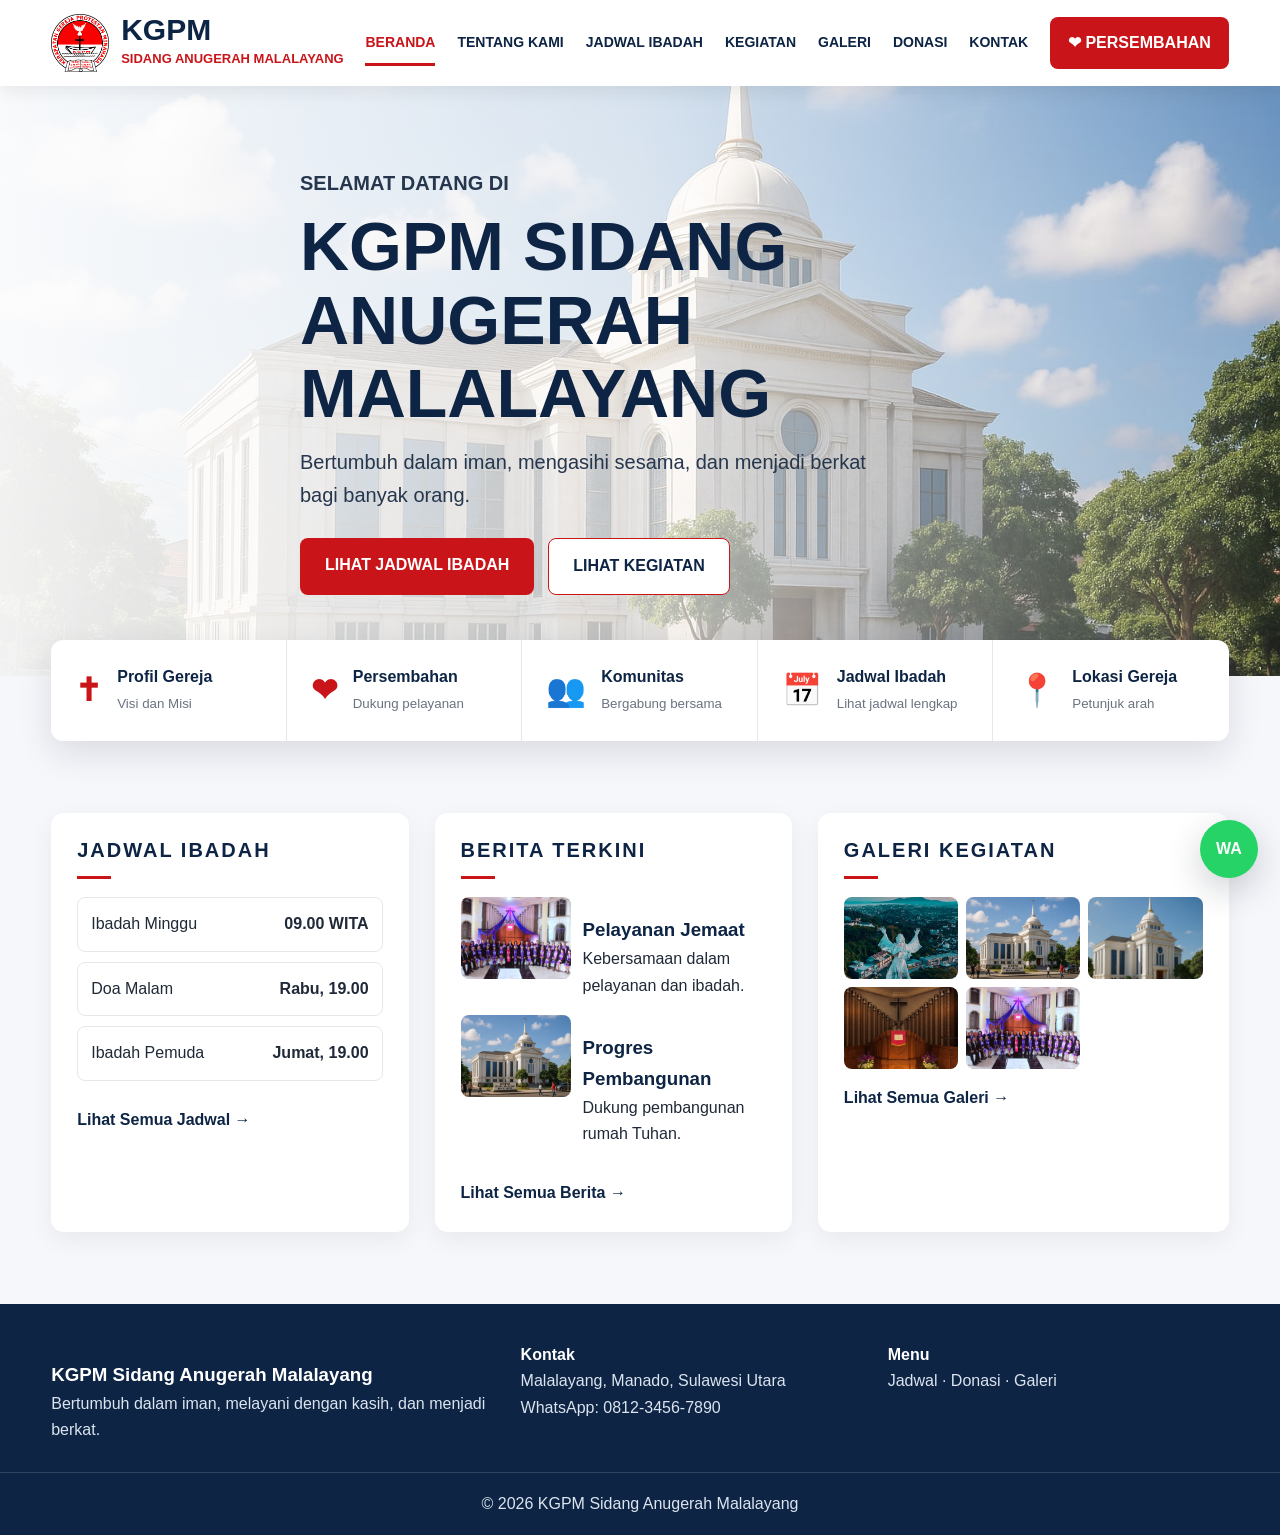
<file: index.html>
<!DOCTYPE html>
<html lang="id">
<head>
  <meta charset="UTF-8">
  <meta name="viewport" content="width=device-width, initial-scale=1.0">

  <title>Beranda | KGPM Sidang Anugerah Malalayang</title>

  <link rel="stylesheet" href="style.css">
</head>

<body data-page="index.html">

  <header class="site-header">
    <div class="container nav">

      <a href="index.html" class="brand">
        <img src="assets/logo-kgpm.png" alt="Logo KGPM">

        <div>
          <strong>KGPM</strong>
          <span>Sidang Anugerah Malalayang</span>
        </div>
      </a>

      <button class="menu-toggle" id="menuToggle">☰</button>

      <nav class="menu" id="menu">
        <a href="index.html">Beranda</a>
        <a href="tentang.html">Tentang Kami</a>
        <a href="jadwal.html">Jadwal Ibadah</a>
        <a href="kegiatan.html">Kegiatan</a>
        <a href="galeri.html">Galeri</a>
        <a href="donasi.html">Donasi</a>
        <a href="kontak.html">Kontak</a>
      </nav>

      <a href="donasi.html" class="donate-btn">❤ Persembahan</a>

    </div>
  </header>

  <main>

    <section
      class="hero"
      style="background-image: linear-gradient(90deg, rgba(255,255,255,.94), rgba(255,255,255,.72), rgba(255,255,255,.1)), url('assets/galeri-2.jpg')"
    >
      <div class="container hero-inner">
        <p class="eyebrow">Selamat Datang di</p>

        <h1>
          KGPM Sidang<br>
          Anugerah Malalayang
        </h1>

        <p>
          Bertumbuh dalam iman, mengasihi sesama, dan menjadi berkat bagi banyak orang.
        </p>

        <div class="hero-actions">
          <a class="btn primary" href="jadwal.html">Lihat Jadwal Ibadah</a>
          <a class="btn outline" href="kegiatan.html">Lihat Kegiatan</a>
        </div>
      </div>
    </section>

    <section class="quick">
      <div class="container quick-grid">

        <a href="tentang.html">
          <b>✝</b>
          <span>
            Profil Gereja<br>
            <small>Visi dan Misi</small>
          </span>
        </a>

        <a href="donasi.html">
          <b>❤</b>
          <span>
            Persembahan<br>
            <small>Dukung pelayanan</small>
          </span>
        </a>

        <a href="kegiatan.html">
          <b>👥</b>
          <span>
            Komunitas<br>
            <small>Bergabung bersama</small>
          </span>
        </a>

        <a href="jadwal.html">
          <b>📅</b>
          <span>
            Jadwal Ibadah<br>
            <small>Lihat jadwal lengkap</small>
          </span>
        </a>

        <a href="kontak.html">
          <b>📍</b>
          <span>
            Lokasi Gereja<br>
            <small>Petunjuk arah</small>
          </span>
        </a>

      </div>
    </section>

    <section class="section">
      <div class="container three">

        <div class="card">
          <h2>Jadwal Ibadah</h2>
          <div class="line"></div>

          <p class="row">
            <span>Ibadah Minggu</span>
            <b>09.00 WITA</b>
          </p>

          <p class="row">
            <span>Doa Malam</span>
            <b>Rabu, 19.00</b>
          </p>

          <p class="row">
            <span>Ibadah Pemuda</span>
            <b>Jumat, 19.00</b>
          </p>

          <a class="more" href="jadwal.html">Lihat Semua Jadwal →</a>
        </div>

        <div class="card">
          <h2>Berita Terkini</h2>
          <div class="line"></div>

          <div class="news">
            <img src="assets/galeri-5.jpg" alt="Pelayanan Jemaat">

            <div>
              <h3>Pelayanan Jemaat</h3>
              <p>Kebersamaan dalam pelayanan dan ibadah.</p>
            </div>
          </div>

          <div class="news">
            <img src="assets/galeri-2.jpg" alt="Progres Pembangunan">

            <div>
              <h3>Progres Pembangunan</h3>
              <p>Dukung pembangunan rumah Tuhan.</p>
            </div>
          </div>

          <a class="more" href="kegiatan.html">Lihat Semua Berita →</a>
        </div>

        <div class="card">
          <h2>Galeri Kegiatan</h2>
          <div class="line"></div>

          <div class="mini-gallery">
            <img src="assets/galeri-1.jpg" alt="Galeri KGPM">
            <img src="assets/galeri-2.jpg" alt="Galeri KGPM">
            <img src="assets/galeri-3.jpg" alt="Galeri KGPM">
            <img src="assets/galeri-4.jpg" alt="Galeri KGPM">
            <img src="assets/galeri-5.jpg" alt="Galeri KGPM">
          </div>

          <a class="more" href="galeri.html">Lihat Semua Galeri →</a>
        </div>

      </div>
    </section>

  </main>

  <footer class="footer">
    <div class="container footer-grid">

      <div>
        <h3>KGPM Sidang Anugerah Malalayang</h3>
        <p>Bertumbuh dalam iman, melayani dengan kasih, dan menjadi berkat.</p>
      </div>

      <div>
        <h4>Kontak</h4>
        <p>Malalayang, Manado, Sulawesi Utara</p>
        <p>WhatsApp: 0812-3456-7890</p>
      </div>

      <div>
        <h4>Menu</h4>
        <p>
          <a href="jadwal.html">Jadwal</a> ·
          <a href="donasi.html">Donasi</a> ·
          <a href="galeri.html">Galeri</a>
        </p>
      </div>

    </div>

    <div class="copyright">
      © 2026 KGPM Sidang Anugerah Malalayang
    </div>
  </footer>

  <a class="wa-float" href="https://wa.me/6281234567890" target="_blank">WA</a>

  <script src="script.js"></script>
</body>
</html>
</file>
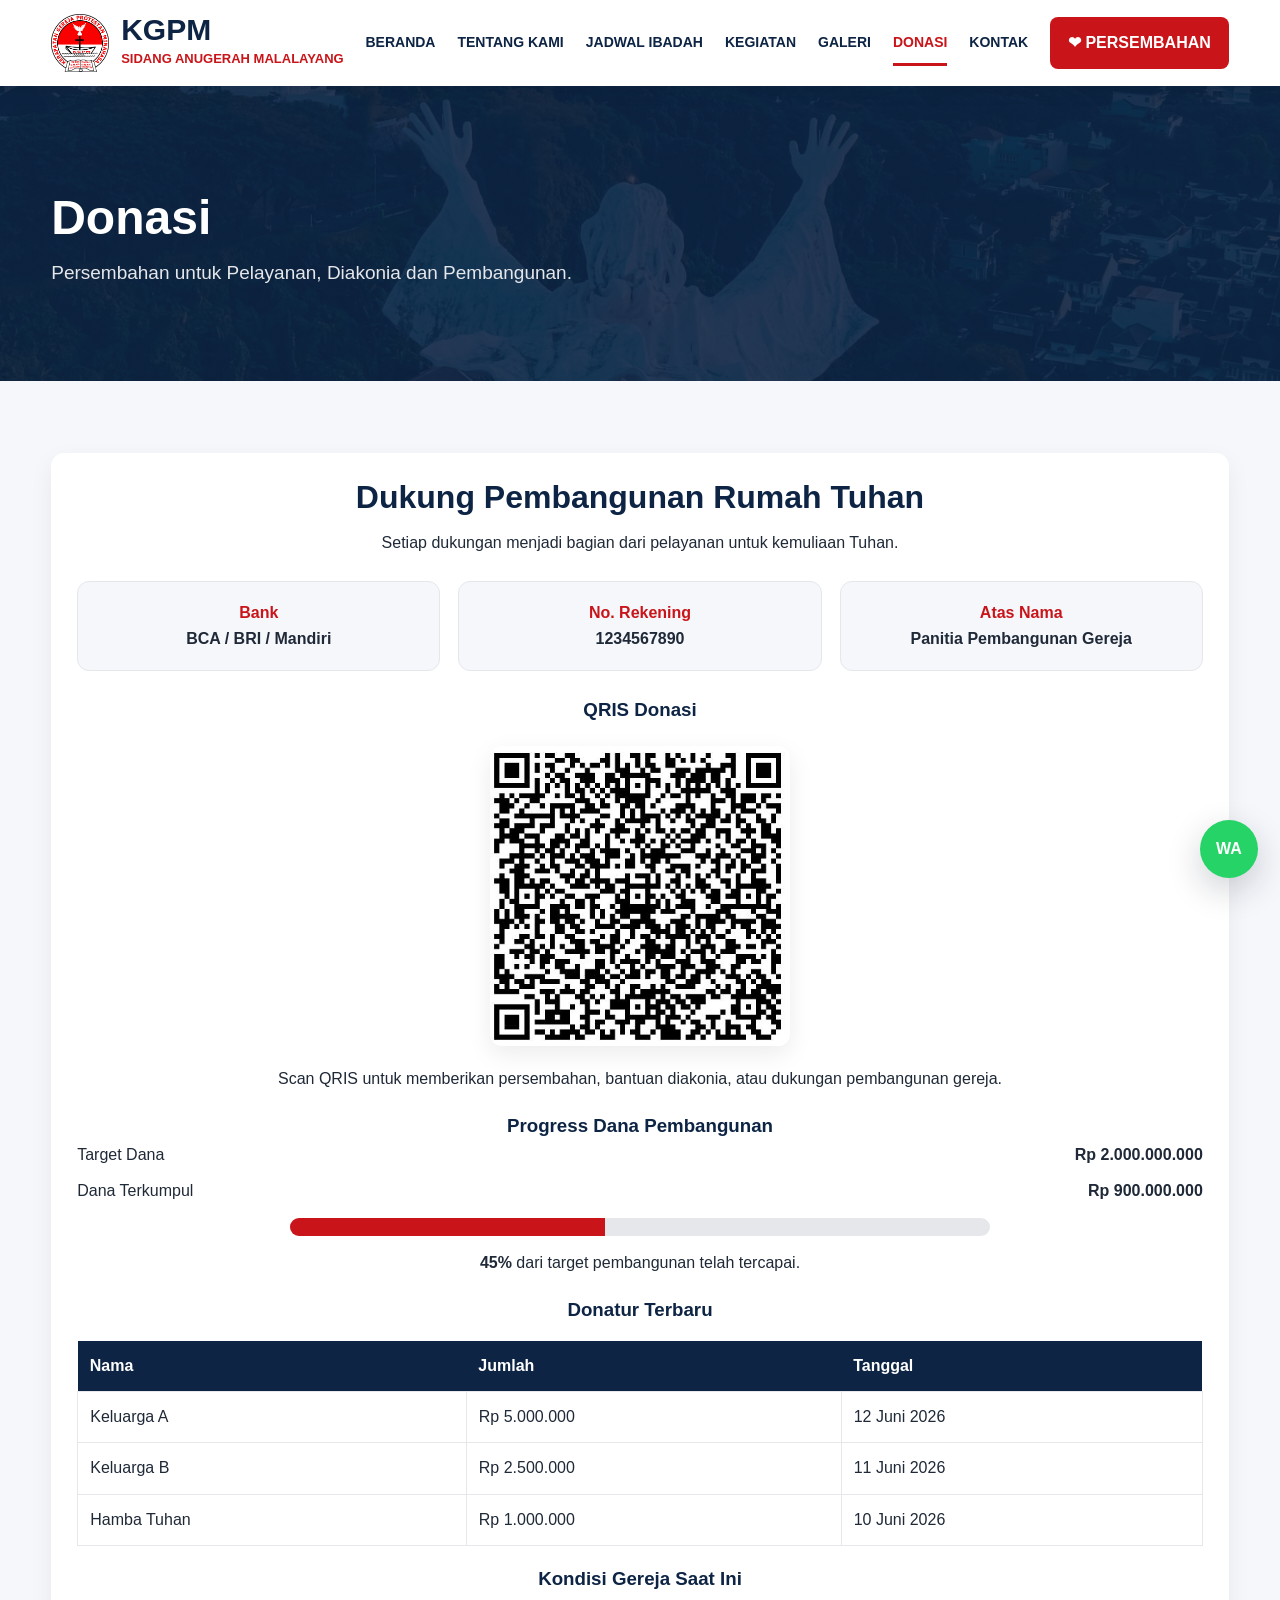
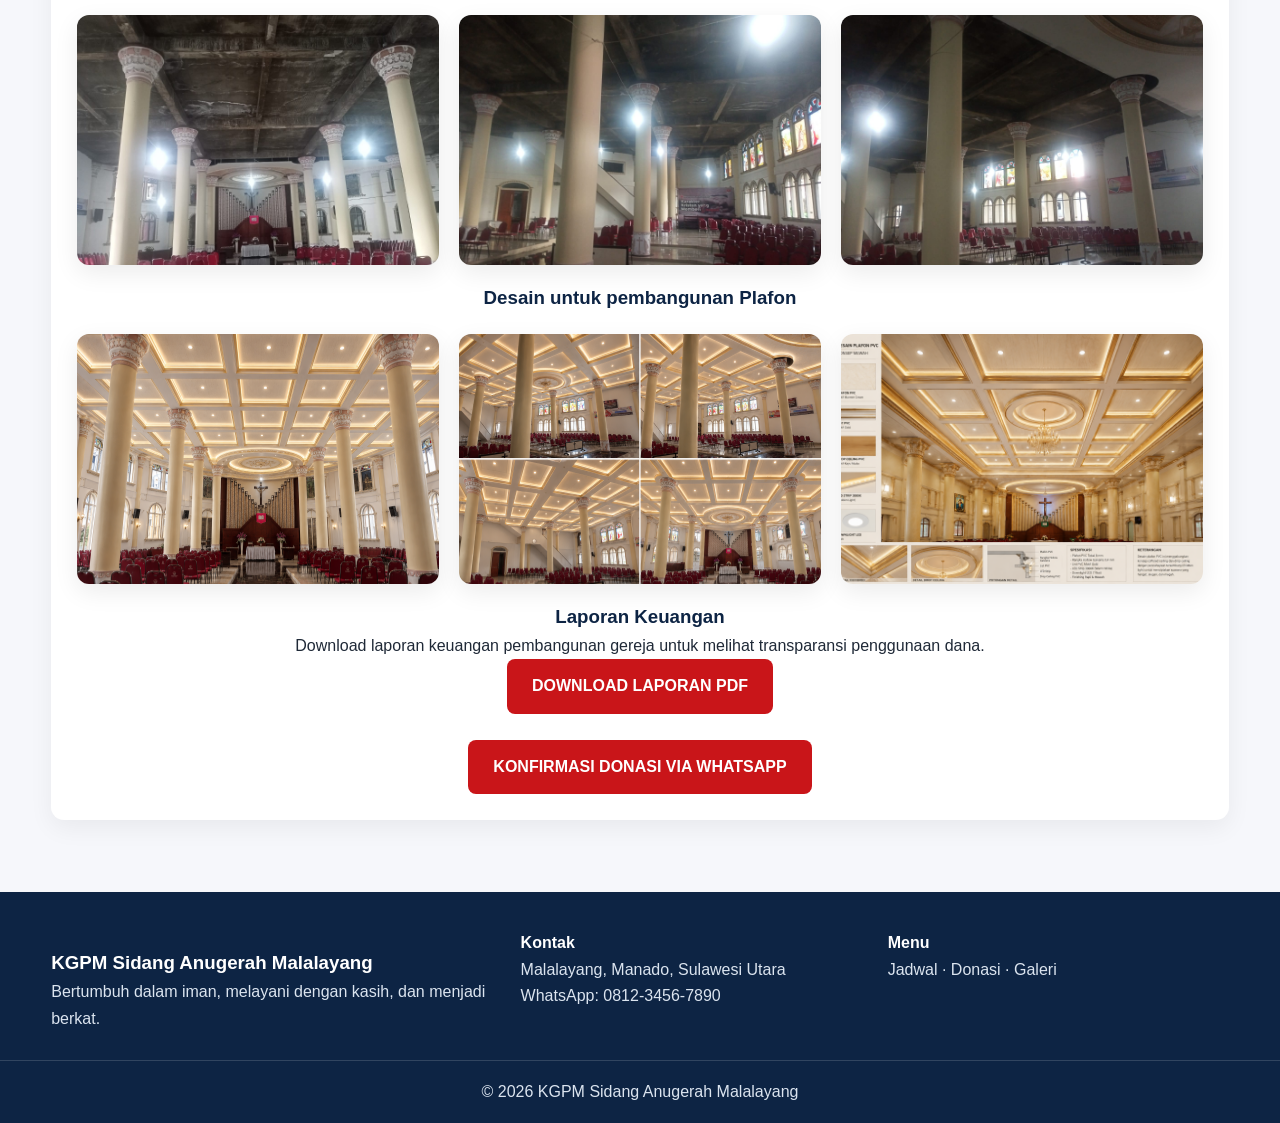
<file: donasi.html>
<!DOCTYPE html>
<html lang="id">
<head>
  <meta charset="UTF-8">
  <meta name="viewport" content="width=device-width, initial-scale=1.0">
  <title>Donasi | KGPM Sidang Anugerah Malalayang</title>
  <link rel="stylesheet" href="style.css">
</head>

<body data-page="donasi.html">

<header class="site-header">
  <div class="container nav">
    <a href="index.html" class="brand">
      <img src="assets/logo-kgpm.png" alt="Logo KGPM">
      <div>
        <strong>KGPM</strong>
        <span>Sidang Anugerah Malalayang</span>
      </div>
    </a>

    <button class="menu-toggle" id="menuToggle">☰</button>

    <nav class="menu" id="menu">
      <a href="index.html">Beranda</a>
      <a href="tentang.html">Tentang Kami</a>
      <a href="jadwal.html">Jadwal Ibadah</a>
      <a href="kegiatan.html">Kegiatan</a>
      <a href="galeri.html">Galeri</a>
      <a href="donasi.html">Donasi</a>
      <a href="kontak.html">Kontak</a>
    </nav>

    <a href="donasi.html" class="donate-btn">❤ Persembahan</a>
  </div>
</header>

<main>

  <section class="page-hero">
    <div class="container">
      <h1>Donasi</h1>
      <p>Persembahan untuk Pelayanan, Diakonia dan Pembangunan.</p>
    </div>
  </section>

  <section class="section">
    <div class="container">

      <div class="donation-box">

        <h2>Dukung Pembangunan Rumah Tuhan</h2>
        <p>Setiap dukungan menjadi bagian dari pelayanan untuk kemuliaan Tuhan.</p>

        <div class="rekening-grid">
          <div>
            <span>Bank</span>
            <b>BCA / BRI / Mandiri</b>
          </div>

          <div>
            <span>No. Rekening</span>
            <b>1234567890</b>
          </div>

          <div>
            <span>Atas Nama</span>
            <b>Panitia Pembangunan Gereja</b>
          </div>
        </div>

        <div class="qris-section">
          <h3>QRIS Donasi</h3>

          <img src="assets/galeri12.jpeg" alt="QRIS Donasi" class="qris-image">

          <p>
            Scan QRIS untuk memberikan persembahan,
            bantuan diakonia, atau dukungan pembangunan gereja.
          </p>
        </div>

        <div class="fund-progress">
          <h3>Progress Dana Pembangunan</h3>

          <div class="progress-info">
            <span>Target Dana</span>
            <strong>Rp 2.000.000.000</strong>
          </div>

          <div class="progress-info">
            <span>Dana Terkumpul</span>
            <strong>Rp 900.000.000</strong>
          </div>

          <div class="progress">
            <span style="width:45%"></span>
          </div>

          <p><strong>45%</strong> dari target pembangunan telah tercapai.</p>
        </div>

        <div class="donatur-section">
          <h3>Donatur Terbaru</h3>

          <table class="donatur-table">
            <tr>
              <th>Nama</th>
              <th>Jumlah</th>
              <th>Tanggal</th>
            </tr>

            <tr>
              <td>Keluarga A</td>
              <td>Rp 5.000.000</td>
              <td>12 Juni 2026</td>
            </tr>

            <tr>
              <td>Keluarga B</td>
              <td>Rp 2.500.000</td>
              <td>11 Juni 2026</td>
            </tr>

            <tr>
              <td>Hamba Tuhan</td>
              <td>Rp 1.000.000</td>
              <td>10 Juni 2026</td>
            </tr>
          </table>
        </div>

        <div class="pembangunan-gallery">
          <h3> Kondisi Gereja Saat Ini</h3>

          <div class="gallery-grid">
            <img src="assets/galeri-6.jpeg" alt="Pembangunan Gereja 1">

            <img src="assets/galeri-7.jpeg" alt="Pembangunan Gereja 2">

            <img src="assets/galeri-8.jpeg" alt="Pembangunan Gereja 3">
            
          </div>
        </div>
        <div class="pembangunan-gallery">
          <h3> Desain untuk pembangunan Plafon</h3>

          <div class="gallery-grid">
            <img src="assets/galeri10.png" alt="Pembangunan Gereja 1">
            <img src="assets/galeri11.png" alt="Pembangunan Gereja 2">
            <img src="assets/galeri-9.png" alt="Pembangunan Gereja 3">
          </div>
        </div>
        <div class="laporan-download">
          <h3>Laporan Keuangan</h3>

          <p>
            Download laporan keuangan pembangunan gereja
            untuk melihat transparansi penggunaan dana.
          </p>

          <a href="assets/laporan-keuangan.pdf" class="btn primary" target="_blank">
            Download Laporan PDF
          </a>
        </div>

        <br>

        <a
          class="btn primary"
          href="https://wa.me/6281234567890?text=Shalom,%20saya%20ingin%20mendukung%20pembangunan%20gereja."
          target="_blank">
          Konfirmasi Donasi via WhatsApp
        </a>

      </div>

    </div>
  </section>

</main>

<footer class="footer">
  <div class="container footer-grid">

    <div>
      <h3>KGPM Sidang Anugerah Malalayang</h3>
      <p>Bertumbuh dalam iman, melayani dengan kasih, dan menjadi berkat.</p>
    </div>

    <div>
      <h4>Kontak</h4>
      <p>Malalayang, Manado, Sulawesi Utara</p>
      <p>WhatsApp: 0812-3456-7890</p>
    </div>

    <div>
      <h4>Menu</h4>
      <p>
        <a href="jadwal.html">Jadwal</a> ·
        <a href="donasi.html">Donasi</a> ·
        <a href="galeri.html">Galeri</a>
      </p>
    </div>

  </div>

  <div class="copyright">
    © 2026 KGPM Sidang Anugerah Malalayang
  </div>
</footer>

<a class="wa-float" href="https://wa.me/6281234567890" target="_blank">WA</a>

<script src="script.js"></script>

</body>
</html>
</file>
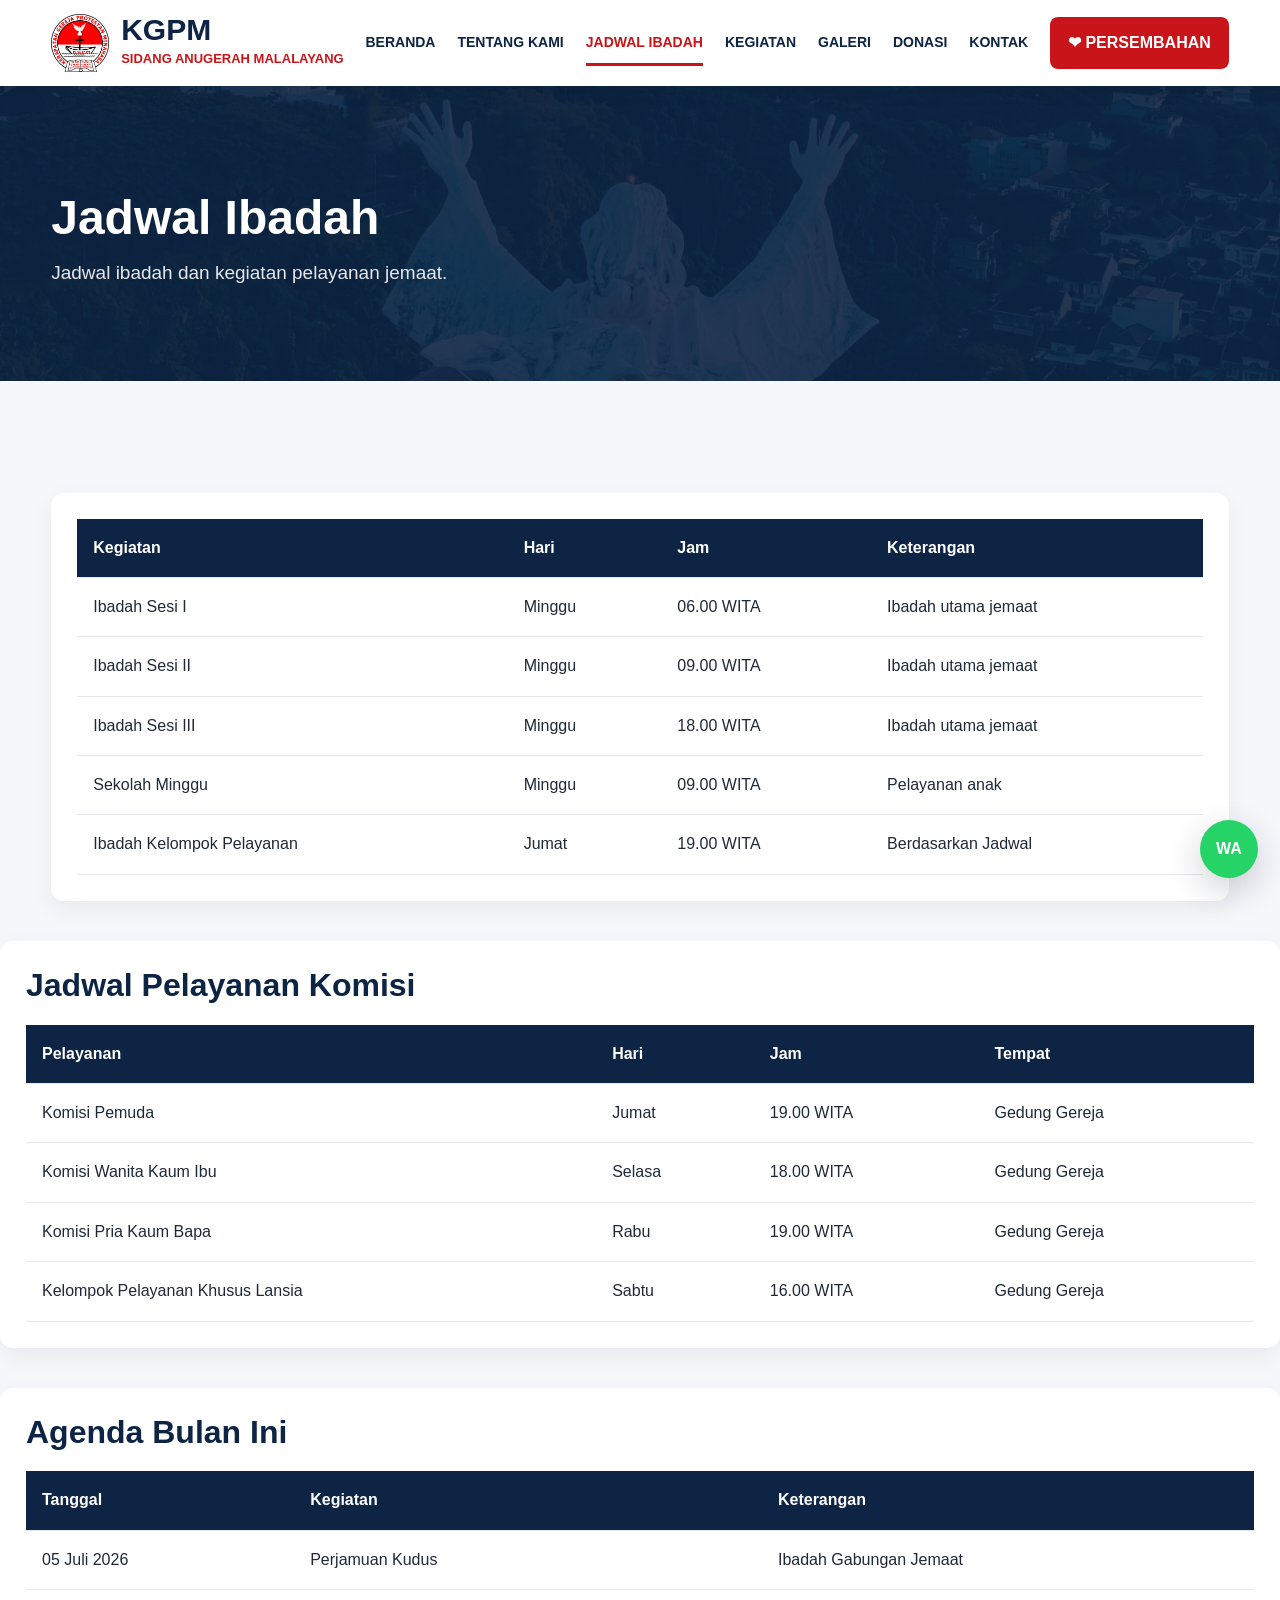
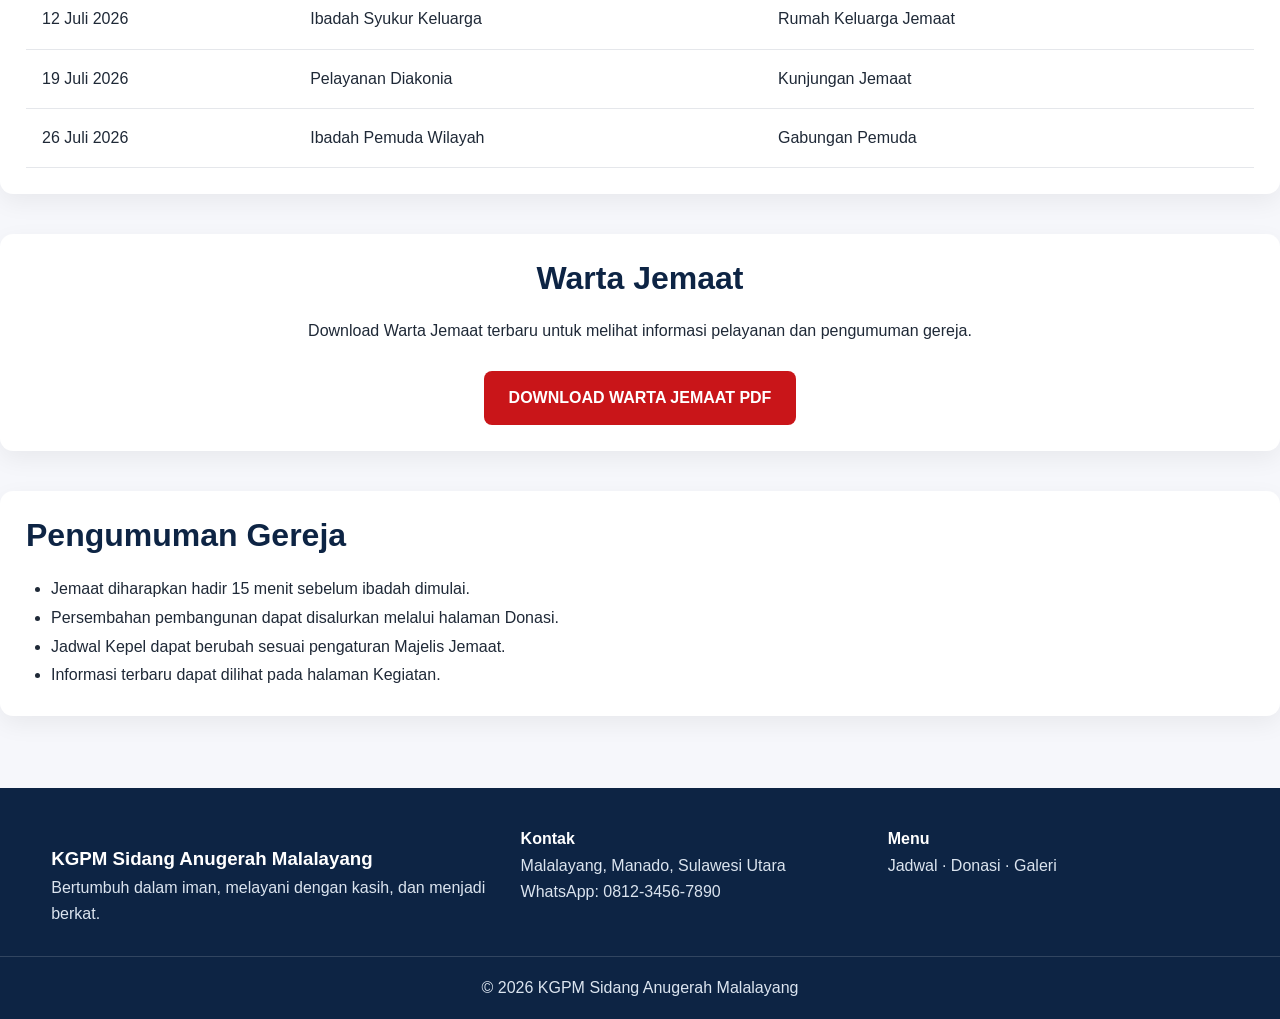
<file: jadwal.html>
<!DOCTYPE html>
<html lang="id">

<head>
    <meta charset="UTF-8">
    <meta name="viewport" content="width=device-width, initial-scale=1.0">

    <title>Jadwal Ibadah | KGPM Sidang Anugerah Malalayang</title>

    <link rel="stylesheet" href="style.css">
</head>

<body data-page="jadwal.html">

    <!-- HEADER -->
    <header class="site-header">
        <div class="container nav">

            <a href="index.html" class="brand">
                <img src="assets/logo-kgpm.png" alt="Logo KGPM">

                <div>
                    <strong>KGPM</strong>
                    <span>Sidang Anugerah Malalayang</span>
                </div>
            </a>

            <button class="menu-toggle" id="menuToggle">
                ☰
            </button>

            <nav class="menu" id="menu">
                <a href="index.html">Beranda</a>
                <a href="tentang.html">Tentang Kami</a>
                <a href="jadwal.html">Jadwal Ibadah</a>
                <a href="kegiatan.html">Kegiatan</a>
                <a href="galeri.html">Galeri</a>
                <a href="donasi.html">Donasi</a>
                <a href="kontak.html">Kontak</a>
            </nav>

            <a href="donasi.html" class="donate-btn">
                ❤ Persembahan
            </a>

        </div>
    </header>

    <!-- MAIN CONTENT -->
    <main>

        <!-- HERO -->
        <section class="page-hero">
            <div class="container">
                <h1>Jadwal Ibadah</h1>
                <p>
                    Jadwal ibadah dan kegiatan pelayanan jemaat.
                </p>
            </div>
        </section>

        <!-- TABEL JADWAL -->
        <section class="section">
            <div class="container">

                <div class="table-card" style="margin-top:40px;">

                    <table>

                        <thead>
                            <tr>
                                <th>Kegiatan</th>
                                <th>Hari</th>
                                <th>Jam</th>
                                <th>Keterangan</th>
                            </tr>
                        </thead>

                        <tbody>

                            <tr>
                                <td>Ibadah Sesi I</td>
                                <td>Minggu</td>
                                <td>06.00 WITA</td>
                                <td>Ibadah utama jemaat</td>
                            </tr>

                            <tr>
                                <td>Ibadah Sesi II</td>
                                <td>Minggu</td>
                                <td>09.00 WITA</td>
                                <td>Ibadah utama jemaat</td>
                            </tr>

                            <tr>
                                <td>Ibadah Sesi III</td>
                                <td>Minggu</td>
                                <td>18.00 WITA</td>
                                <td>Ibadah utama jemaat</td>
                            </tr>

                            <tr>
                                <td>Sekolah Minggu</td>
                                <td>Minggu</td>
                                <td>09.00 WITA</td>
                                <td>Pelayanan anak</td>
                            </tr>

                            <tr>
                                <td>Ibadah Kelompok Pelayanan</td>
                                <td>Jumat</td>
                                <td>19.00 WITA</td>
                                <td>Berdasarkan Jadwal</td>
                            </tr>

                        </tbody>

                    </table>

                </div>

            </div>
            <!-- JADWAL PELAYANAN LAINNYA -->
<div class="table-card" style="margin-top:40px;">

    <h2>Jadwal Pelayanan Komisi</h2>

    <table>

        <thead>
            <tr>
                <th>Pelayanan</th>
                <th>Hari</th>
                <th>Jam</th>
                <th>Tempat</th>
            </tr>
        </thead>

        <tbody>

            <tr>
                <td>Komisi Pemuda</td>
                <td>Jumat</td>
                <td>19.00 WITA</td>
                <td>Gedung Gereja</td>
            </tr>

            <tr>
                <td>Komisi Wanita Kaum Ibu</td>
                <td>Selasa</td>
                <td>18.00 WITA</td>
                <td>Gedung Gereja</td>
            </tr>

            <tr>
                <td>Komisi Pria Kaum Bapa</td>
                <td>Rabu</td>
                <td>19.00 WITA</td>
                <td>Gedung Gereja</td>
            </tr>

            <tr>
                <td>Kelompok Pelayanan Khusus Lansia</td>
                <td>Sabtu</td>
                <td>16.00 WITA</td>
                <td>Gedung Gereja</td>
            </tr>

        </tbody>

    </table>

</div>

<!-- KEGIATAN BULAN INI -->
<div class="table-card" style="margin-top:40px;">

    <h2>Agenda Bulan Ini</h2>

    <table>

        <thead>
            <tr>
                <th>Tanggal</th>
                <th>Kegiatan</th>
                <th>Keterangan</th>
            </tr>
        </thead>

        <tbody>

            <tr>
                <td>05 Juli 2026</td>
                <td>Perjamuan Kudus</td>
                <td>Ibadah Gabungan Jemaat</td>
            </tr>

            <tr>
                <td>12 Juli 2026</td>
                <td>Ibadah Syukur Keluarga</td>
                <td>Rumah Keluarga Jemaat</td>
            </tr>

            <tr>
                <td>19 Juli 2026</td>
                <td>Pelayanan Diakonia</td>
                <td>Kunjungan Jemaat</td>
            </tr>

            <tr>
                <td>26 Juli 2026</td>
                <td>Ibadah Pemuda Wilayah</td>
                <td>Gabungan Pemuda</td>
            </tr>

        </tbody>

    </table>

</div>

<!-- DOWNLOAD WARTA -->
<div class="table-card" style="margin-top:40px;text-align:center;">

    <h2>Warta Jemaat</h2>

    <p>
        Download Warta Jemaat terbaru untuk melihat
        informasi pelayanan dan pengumuman gereja.
    </p>

    <br>

    <a
        href="assets/warta-jemaat.pdf"
        class="btn primary"
        target="_blank">

        Download Warta Jemaat PDF

    </a>

</div>

<!-- PENGUMUMAN -->
<div class="table-card" style="margin-top:40px;">

    <h2>Pengumuman Gereja</h2>

    <ul class="list">

        <li>
            Jemaat diharapkan hadir 15 menit sebelum ibadah dimulai.
        </li>

        <li>
            Persembahan pembangunan dapat disalurkan melalui halaman Donasi.
        </li>

        <li>
            Jadwal Kepel dapat berubah sesuai pengaturan Majelis Jemaat.
        </li>

        <li>
            Informasi terbaru dapat dilihat pada halaman Kegiatan.
        </li>

    </ul>
</div>
        </section>

    </main>

    <!-- FOOTER -->
    <footer class="footer">

        <div class="container footer-grid">

            <div>
                <h3>KGPM Sidang Anugerah Malalayang</h3>
                <p>
                    Bertumbuh dalam iman,
                    melayani dengan kasih,
                    dan menjadi berkat.
                </p>
            </div>

            <div>
                <h4>Kontak</h4>
                <p>Malalayang, Manado, Sulawesi Utara</p>
                <p>WhatsApp: 0812-3456-7890</p>
            </div>

            <div>
                <h4>Menu</h4>
                <p>
                    <a href="jadwal.html">Jadwal</a> ·
                    <a href="donasi.html">Donasi</a> ·
                    <a href="galeri.html">Galeri</a>
                </p>
            </div>

        </div>

        <div class="copyright">
            © 2026 KGPM Sidang Anugerah Malalayang
        </div>

    </footer>

    <!-- FLOATING WHATSAPP -->
    <a
        class="wa-float"
        href="https://wa.me/6281234567890"
        target="_blank">

        WA

    </a>

    <script src="script.js"></script>

</body>

</html>
</file>
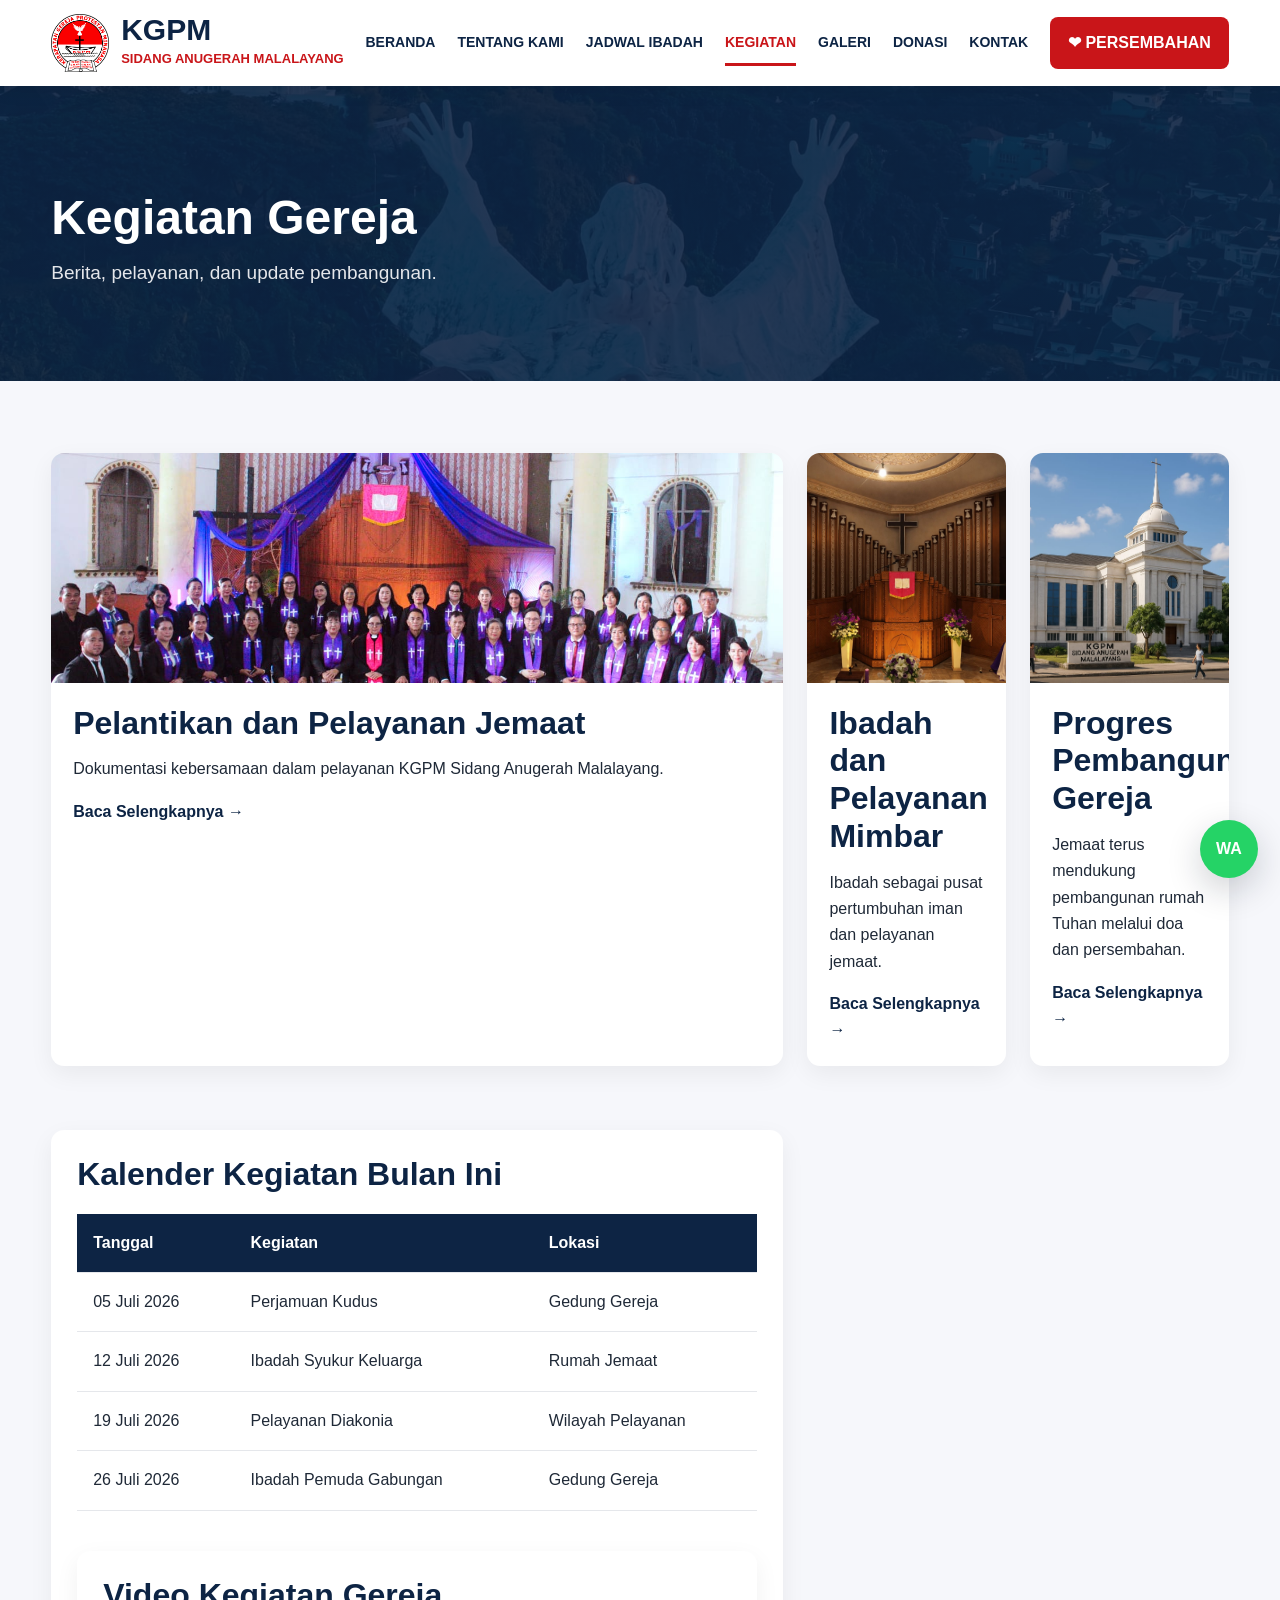
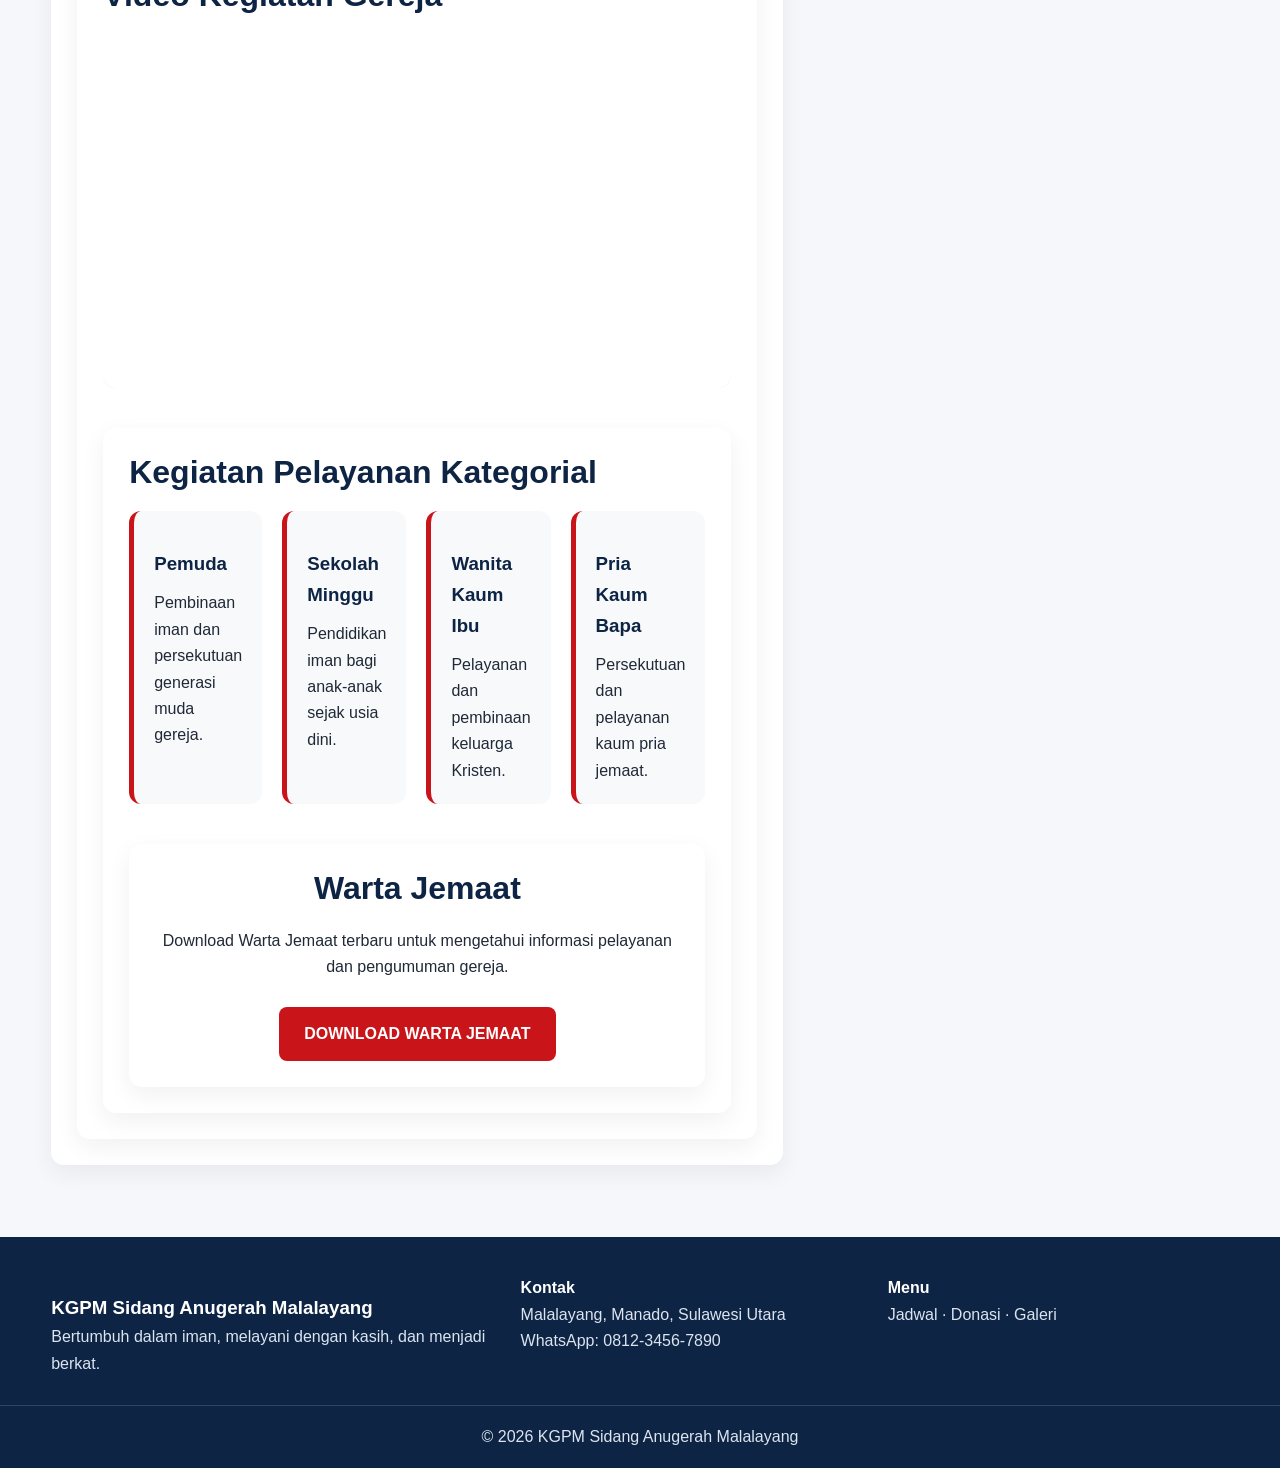
<file: kegiatan.html>
<!DOCTYPE html>
<html lang="id">

<head>
    <meta charset="UTF-8">
    <meta name="viewport" content="width=device-width, initial-scale=1.0">

    <title>Kegiatan | KGPM Sidang Anugerah Malalayang</title>

    <link rel="stylesheet" href="style.css">
</head>

<body data-page="kegiatan.html">

    <!-- HEADER -->
    <header class="site-header">
        <div class="container nav">

            <a href="index.html" class="brand">
                <img src="assets/logo-kgpm.png" alt="Logo KGPM">

                <div>
                    <strong>KGPM</strong>
                    <span>Sidang Anugerah Malalayang</span>
                </div>
            </a>

            <button class="menu-toggle" id="menuToggle">
                ☰
            </button>

            <nav class="menu" id="menu">
                <a href="index.html">Beranda</a>
                <a href="tentang.html">Tentang Kami</a>
                <a href="jadwal.html">Jadwal Ibadah</a>
                <a href="kegiatan.html">Kegiatan</a>
                <a href="galeri.html">Galeri</a>
                <a href="donasi.html">Donasi</a>
                <a href="kontak.html">Kontak</a>
            </nav>

            <a href="donasi.html" class="donate-btn">
                ❤ Persembahan
            </a>

        </div>
    </header>

    <!-- MAIN CONTENT -->
    <main>

        <!-- HERO -->
        <section class="page-hero">
            <div class="container">
                <h1>Kegiatan Gereja</h1>
                <p>
                    Berita, pelayanan, dan update pembangunan.
                </p>
            </div>
        </section>

        <!-- DAFTAR KEGIATAN -->
        <section class="section">
            <div class="container blog-grid">

                <!-- BERITA 1 -->
                <article class="post">

                    <img
                        src="assets/galeri-5.jpg"
                        alt="Pelantikan dan Pelayanan Jemaat">

                    <div>
                        <h2>Pelantikan dan Pelayanan Jemaat</h2>

                        <p>
                            Dokumentasi kebersamaan dalam pelayanan
                            KGPM Sidang Anugerah Malalayang.
                        </p>

                        <a class="more" href="#">
                            Baca Selengkapnya →
                        </a>
                    </div>

                </article>

                <!-- BERITA 2 -->
                <article class="post">

                    <img
                        src="assets/galeri-4.jpg"
                        alt="Ibadah dan Pelayanan Mimbar">

                    <div>
                        <h2>Ibadah dan Pelayanan Mimbar</h2>

                        <p>
                            Ibadah sebagai pusat pertumbuhan iman
                            dan pelayanan jemaat.
                        </p>

                        <a class="more" href="#">
                            Baca Selengkapnya →
                        </a>
                    </div>

                </article>

                <!-- BERITA 3 -->
                <article class="post">

                    <img
                        src="assets/galeri-2.jpg"
                        alt="Progres Pembangunan Gereja">

                    <div>
                        <h2>Progres Pembangunan Gereja</h2>

                        <p>
                            Jemaat terus mendukung pembangunan rumah Tuhan
                            melalui doa dan persembahan.
                        </p>

                        <a class="more" href="#">
                            Baca Selengkapnya →
                        </a>
                    </div>

                </article>
                <div class="table-card" style="margin-top:40px;">

                    <h2>Kalender Kegiatan Bulan Ini</h2>
                
                    <table>
                
                        <thead>
                            <tr>
                                <th>Tanggal</th>
                                <th>Kegiatan</th>
                                <th>Lokasi</th>
                            </tr>
                        </thead>
                
                        <tbody>
                
                            <tr>
                                <td>05 Juli 2026</td>
                                <td>Perjamuan Kudus</td>
                                <td>Gedung Gereja</td>
                            </tr>
                
                            <tr>
                                <td>12 Juli 2026</td>
                                <td>Ibadah Syukur Keluarga</td>
                                <td>Rumah Jemaat</td>
                            </tr>
                
                            <tr>
                                <td>19 Juli 2026</td>
                                <td>Pelayanan Diakonia</td>
                                <td>Wilayah Pelayanan</td>
                            </tr>
                
                            <tr>
                                <td>26 Juli 2026</td>
                                <td>Ibadah Pemuda Gabungan</td>
                                <td>Gedung Gereja</td>
                            </tr>
                
                        </tbody>
                
                    </table>
                    <div class="table-card" style="margin-top:40px;">

                        <h2>Video Kegiatan Gereja</h2>
                    
                        <div class="video-wrapper">
                    
                            <iframe
                                src="https://www.youtube.com/embed/YOUR_VIDEO_ID"
                                title="Video Kegiatan Gereja"
                                allowfullscreen>
                            </iframe>
                    
                        </div>
                        <div class="table-card" style="margin-top:40px;">

                            <h2>Kegiatan Pelayanan Kategorial</h2>
                        
                            <div class="kategori-grid">
                        
                                <div class="kategori-card">
                                    <h3>Pemuda</h3>
                                    <p>Pembinaan iman dan persekutuan generasi muda gereja.</p>
                                </div>
                        
                                <div class="kategori-card">
                                    <h3>Sekolah Minggu</h3>
                                    <p>Pendidikan iman bagi anak-anak sejak usia dini.</p>
                                </div>
                        
                                <div class="kategori-card">
                                    <h3>Wanita Kaum Ibu</h3>
                                    <p>Pelayanan dan pembinaan keluarga Kristen.</p>
                                </div>
                        
                                <div class="kategori-card">
                                    <h3>Pria Kaum Bapa</h3>
                                    <p>Persekutuan dan pelayanan kaum pria jemaat.</p>
                                </div>
                        
                            </div>
                            <div class="table-card" style="margin-top:40px;text-align:center;">

                                <h2>Warta Jemaat</h2>
                            
                                <p>
                                    Download Warta Jemaat terbaru untuk mengetahui
                                    informasi pelayanan dan pengumuman gereja.
                                </p>
                            
                                <br>
                            
                                <a
                                    href="assets/warta-jemaat.pdf"
                                    class="btn primary"
                                    target="_blank">
                            
                                    Download Warta Jemaat
                            
                                </a>
                            
                            </div>
                        </div>
                    </div>
                </div>
            </div>
        </section>

    </main>

    <!-- FOOTER -->
    <footer class="footer">

        <div class="container footer-grid">

            <div>
                <h3>KGPM Sidang Anugerah Malalayang</h3>

                <p>
                    Bertumbuh dalam iman,
                    melayani dengan kasih,
                    dan menjadi berkat.
                </p>
            </div>

            <div>
                <h4>Kontak</h4>

                <p>Malalayang, Manado, Sulawesi Utara</p>
                <p>WhatsApp: 0812-3456-7890</p>
            </div>

            <div>
                <h4>Menu</h4>

                <p>
                    <a href="jadwal.html">Jadwal</a> ·
                    <a href="donasi.html">Donasi</a> ·
                    <a href="galeri.html">Galeri</a>
                </p>
            </div>

        </div>

        <div class="copyright">
            © 2026 KGPM Sidang Anugerah Malalayang
        </div>

    </footer>

    <!-- FLOATING WHATSAPP -->
    <a
        class="wa-float"
        href="https://wa.me/6281234567890"
        target="_blank">

        WA

    </a>

    <script src="script.js"></script>

</body>

</html>
</file>
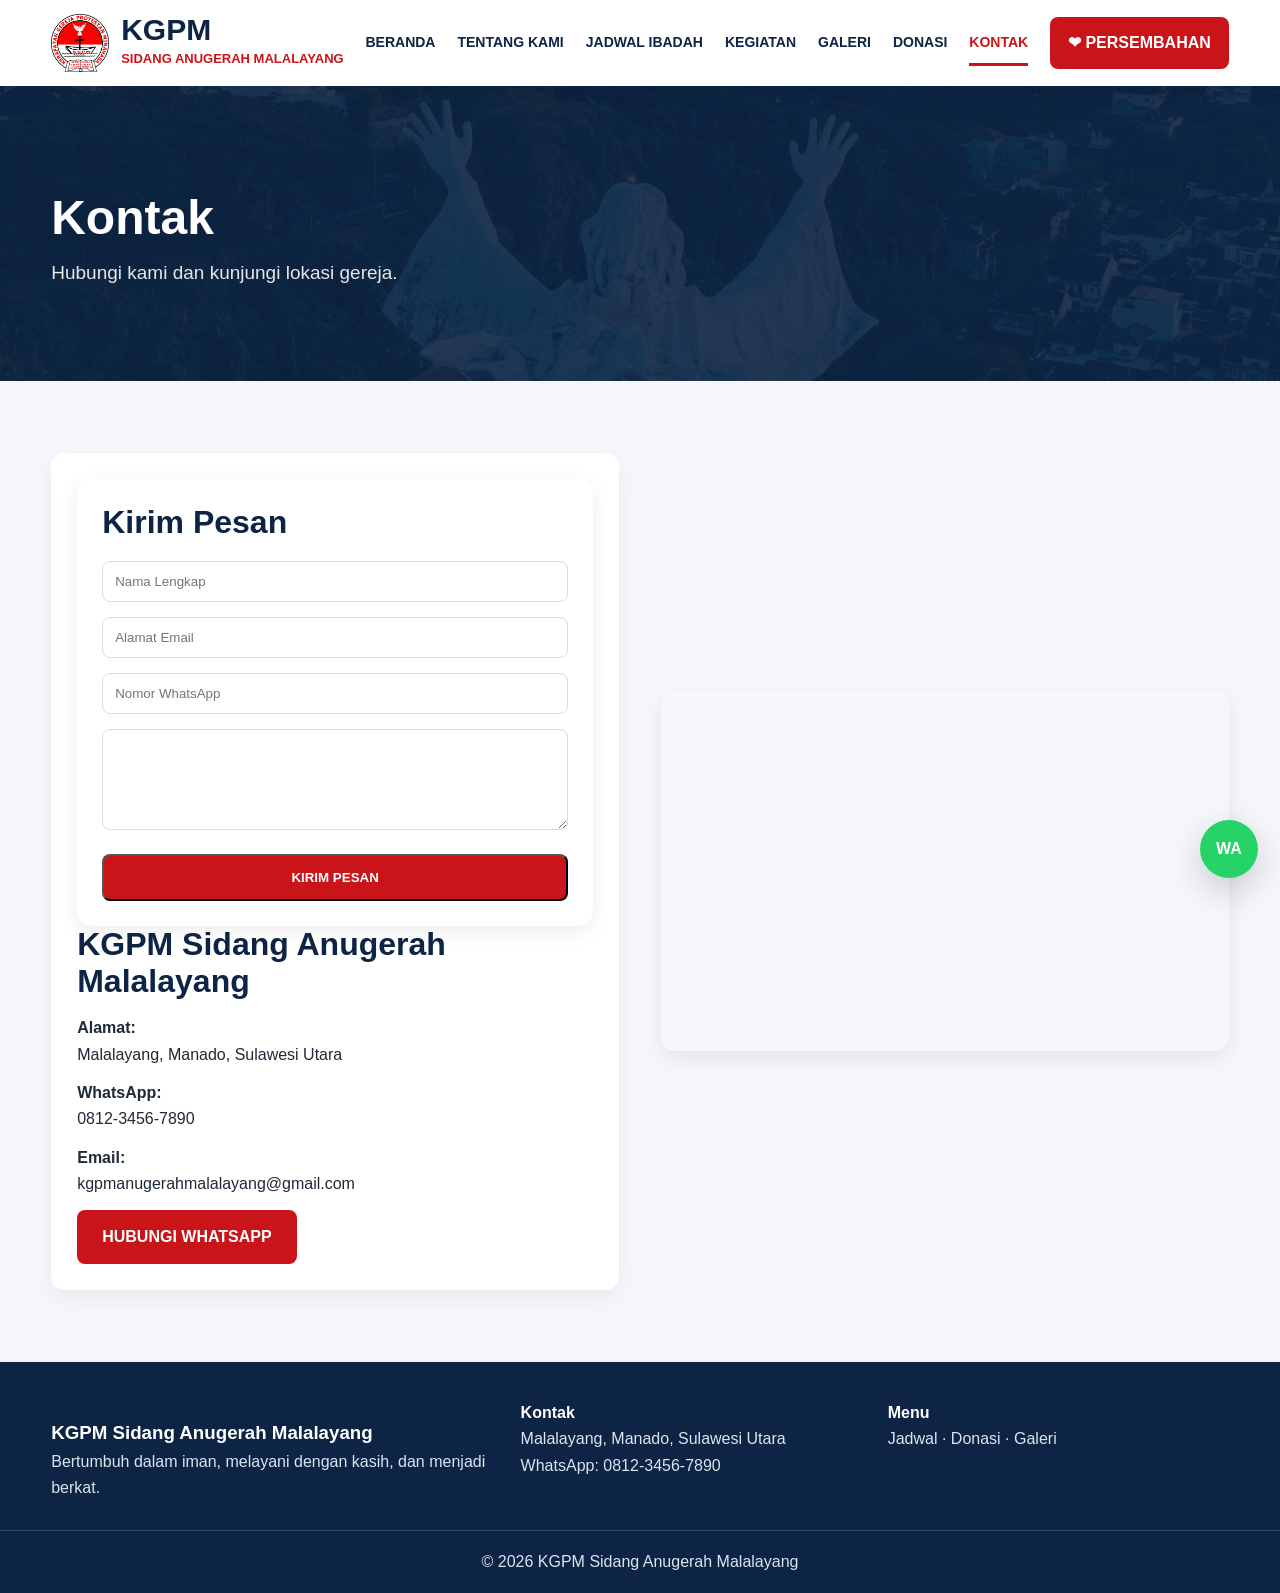
<file: kontak.html>
<!DOCTYPE html>
<html lang="id">

<head>
    <meta charset="UTF-8">
    <meta name="viewport" content="width=device-width, initial-scale=1.0">

    <title>Kontak | KGPM Sidang Anugerah Malalayang</title>

    <link rel="stylesheet" href="style.css">
</head>

<body data-page="kontak.html">

    <!-- HEADER -->
    <header class="site-header">
        <div class="container nav">

            <a href="index.html" class="brand">
                <img src="assets/logo-kgpm.png" alt="Logo KGPM">

                <div>
                    <strong>KGPM</strong>
                    <span>Sidang Anugerah Malalayang</span>
                </div>
            </a>

            <button class="menu-toggle" id="menuToggle">
                ☰
            </button>

            <nav class="menu" id="menu">
                <a href="index.html">Beranda</a>
                <a href="tentang.html">Tentang Kami</a>
                <a href="jadwal.html">Jadwal Ibadah</a>
                <a href="kegiatan.html">Kegiatan</a>
                <a href="galeri.html">Galeri</a>
                <a href="donasi.html">Donasi</a>
                <a href="kontak.html">Kontak</a>
            </nav>

            <a href="donasi.html" class="donate-btn">
                ❤ Persembahan
            </a>

        </div>
    </header>

    <!-- MAIN CONTENT -->
    <main>

        <!-- HERO -->
        <section class="page-hero">
            <div class="container">
                <h1>Kontak</h1>
                <p>
                    Hubungi kami dan kunjungi lokasi gereja.
                </p>
            </div>
        </section>

        <!-- INFORMASI KONTAK -->
        <section class="section">
            <div class="container two">

                <div class="contact-card">
                    <div class="contact-form">

                        <h2>Kirim Pesan</h2>
                    
                        <form>
                    
                            <input
                                type="text"
                                placeholder="Nama Lengkap"
                                required>
                    
                            <input
                                type="email"
                                placeholder="Alamat Email"
                                required>
                    
                            <input
                                type="text"
                                placeholder="Nomor WhatsApp">
                    
                            <textarea
                                rows="5"
                                placeholder="Tulis pesan Anda..."
                                required>
                            </textarea>
                    
                            <button type="submit" class="btn primary">
                                Kirim Pesan
                            </button>
                    
                        </form>
                    
                    </div>

                    <h2>KGPM Sidang Anugerah Malalayang</h2>

                    <p>
                        <b>Alamat:</b><br>
                        Malalayang, Manado, Sulawesi Utara
                    </p>

                    <p>
                        <b>WhatsApp:</b><br>
                        0812-3456-7890
                    </p>

                    <p>
                        <b>Email:</b><br>
                        kgpmanugerahmalalayang@gmail.com
                    </p>

                    <a
                        class="btn primary"
                        href="https://wa.me/6281234567890"
                        target="_blank">

                        Hubungi WhatsApp

                    </a>

                </div>

                <!-- GOOGLE MAPS -->
                <iframe
                    src="https://www.google.com/maps?q=Malalayang%20Manado%20Sulawesi%20Utara&output=embed"
                    loading="lazy">
                </iframe>

            </div>
        </section>

    </main>

    <!-- FOOTER -->
    <footer class="footer">

        <div class="container footer-grid">

            <div>
                <h3>KGPM Sidang Anugerah Malalayang</h3>

                <p>
                    Bertumbuh dalam iman,
                    melayani dengan kasih,
                    dan menjadi berkat.
                </p>
            </div>

            <div>
                <h4>Kontak</h4>

                <p>Malalayang, Manado, Sulawesi Utara</p>
                <p>WhatsApp: 0812-3456-7890</p>
            </div>

            <div>
                <h4>Menu</h4>

                <p>
                    <a href="jadwal.html">Jadwal</a> ·
                    <a href="donasi.html">Donasi</a> ·
                    <a href="galeri.html">Galeri</a>
                </p>
            </div>

        </div>

        <div class="copyright">
            © 2026 KGPM Sidang Anugerah Malalayang
        </div>

    </footer>

    <!-- FLOATING WHATSAPP -->
    <a
        class="wa-float"
        href="https://wa.me/6281234567890"
        target="_blank">

        WA

    </a>

    <script src="script.js"></script>

</body>

</html>
</file>
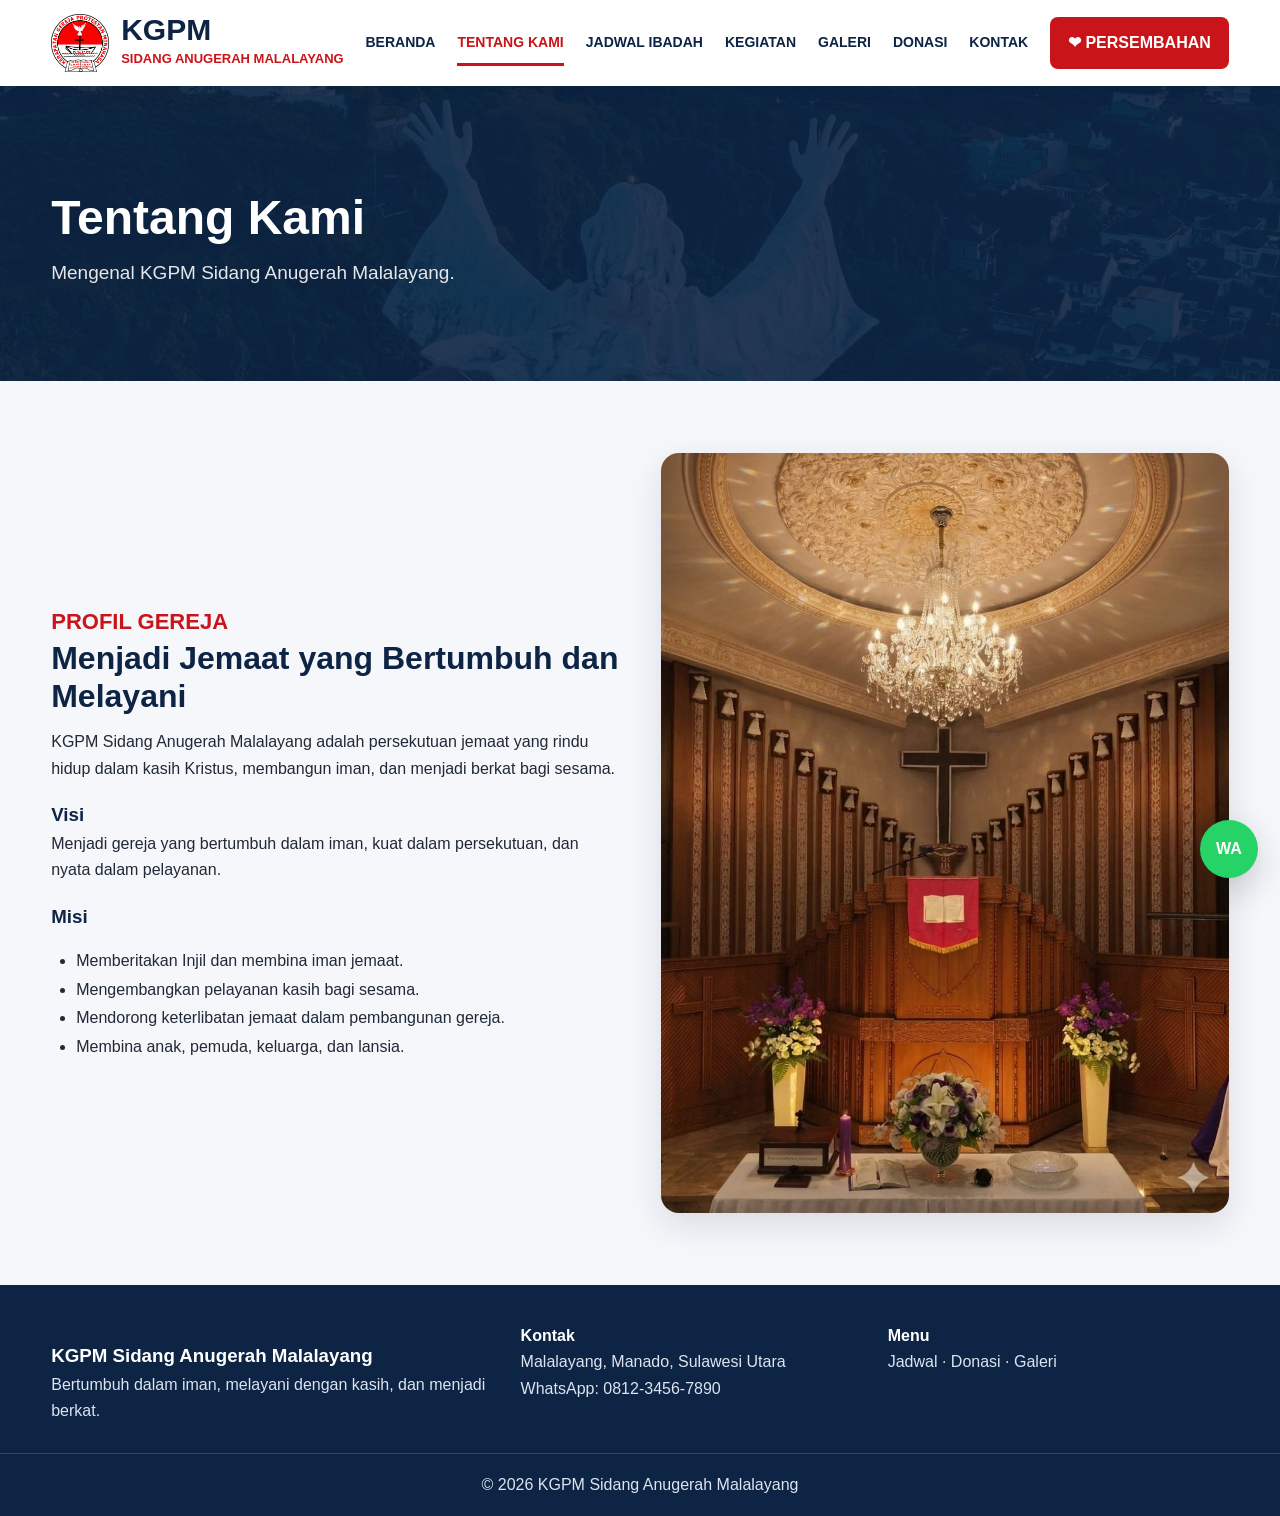
<file: tentang.html>
<!DOCTYPE html>
<html lang="id">
<head>
  <meta charset="UTF-8">
  <meta name="viewport" content="width=device-width, initial-scale=1.0">

  <title>Tentang Kami | KGPM Sidang Anugerah Malalayang</title>

  <link rel="stylesheet" href="style.css">
</head>

<body data-page="tentang.html">

  <header class="site-header">
    <div class="container nav">

      <a href="index.html" class="brand">
        <img src="assets/logo-kgpm.png" alt="Logo KGPM">

        <div>
          <strong>KGPM</strong>
          <span>Sidang Anugerah Malalayang</span>
        </div>
      </a>

      <button class="menu-toggle" id="menuToggle">☰</button>

      <nav class="menu" id="menu">
        <a href="index.html">Beranda</a>
        <a href="tentang.html">Tentang Kami</a>
        <a href="jadwal.html">Jadwal Ibadah</a>
        <a href="kegiatan.html">Kegiatan</a>
        <a href="galeri.html">Galeri</a>
        <a href="donasi.html">Donasi</a>
        <a href="kontak.html">Kontak</a>
      </nav>

      <a href="donasi.html" class="donate-btn">❤ Persembahan</a>

    </div>
  </header>

  <main>

    <section class="page-hero">
      <div class="container">
        <h1>Tentang Kami</h1>
        <p>Mengenal KGPM Sidang Anugerah Malalayang.</p>
      </div>
    </section>

    <section class="section">
      <div class="container two">

        <div>
          <p class="eyebrow">Profil Gereja</p>

          <h2>Menjadi Jemaat yang Bertumbuh dan Melayani</h2>

          <p>
            KGPM Sidang Anugerah Malalayang adalah persekutuan jemaat
            yang rindu hidup dalam kasih Kristus, membangun iman,
            dan menjadi berkat bagi sesama.
          </p>

          <h3>Visi</h3>
          <p>
            Menjadi gereja yang bertumbuh dalam iman, kuat dalam
            persekutuan, dan nyata dalam pelayanan.
          </p>

          <h3>Misi</h3>

          <ul class="list">
            <li>Memberitakan Injil dan membina iman jemaat.</li>
            <li>Mengembangkan pelayanan kasih bagi sesama.</li>
            <li>Mendorong keterlibatan jemaat dalam pembangunan gereja.</li>
            <li>Membina anak, pemuda, keluarga, dan lansia.</li>
          </ul>
        </div>

        <img
          class="rounded"
          src="assets/galeri-4.1.jpeg"
          alt="Interior Gereja"
        >

      </div>
    </section>

  </main>

  <footer class="footer">
    <div class="container footer-grid">

      <div>
        <h3>KGPM Sidang Anugerah Malalayang</h3>
        <p>Bertumbuh dalam iman, melayani dengan kasih, dan menjadi berkat.</p>
      </div>

      <div>
        <h4>Kontak</h4>
        <p>Malalayang, Manado, Sulawesi Utara</p>
        <p>WhatsApp: 0812-3456-7890</p>
      </div>

      <div>
        <h4>Menu</h4>
        <p>
          <a href="jadwal.html">Jadwal</a> ·
          <a href="donasi.html">Donasi</a> ·
          <a href="galeri.html">Galeri</a>
        </p>
      </div>

    </div>

    <div class="copyright">
      © 2026 KGPM Sidang Anugerah Malalayang
    </div>
  </footer>

  <a class="wa-float" href="https://wa.me/6281234567890" target="_blank">WA</a>

  <script src="script.js"></script>

</body>
</html>
</file>
<file: style.css>
*{box-sizing:border-box;margin:0;padding:0}html{scroll-behavior:smooth}body{font-family:Arial,Helvetica,sans-serif;background:#f6f7fb;color:#1f2937;line-height:1.65}a{text-decoration:none;color:inherit}.container{width:min(1180px,92%);margin:auto}.site-header{position:sticky;top:0;background:#fff;z-index:20;box-shadow:0 4px 18px rgba(0,0,0,.08)}.nav{height:86px;display:flex;align-items:center;justify-content:space-between;gap:18px}.brand{display:flex;align-items:center;gap:12px}.brand img{width:58px;height:58px;object-fit:contain}.brand strong{display:block;color:#0d2444;font-size:30px;line-height:1}.brand span{color:#c91519;font-weight:900;font-size:13px;text-transform:uppercase}.menu{display:flex;gap:22px;color:#0d2444;font-weight:900;text-transform:uppercase;font-size:14px}.menu a{padding:29px 0;position:relative}.menu a:hover,.menu a.active{color:#c91519}.menu a.active:after,.menu a:hover:after{content:"";height:3px;background:#c91519;position:absolute;left:0;right:0;bottom:18px}.donate-btn,.btn{display:inline-block;border-radius:8px;font-weight:900;text-transform:uppercase}.donate-btn{background:#c91519;color:#fff;padding:13px 18px}.menu-toggle{display:none;background:transparent;border:0;font-size:30px;color:#0d2444}.hero{min-height:590px;background-size:cover;background-position:center;display:flex;align-items:center}.hero-inner{max-width:680px}.eyebrow{color:#c91519;font-weight:900;text-transform:uppercase;font-size:22px}.hero h1{font-size:clamp(42px,6vw,68px);line-height:1.08;text-transform:uppercase;color:#0d2444;margin:10px 0 16px}.hero p{font-size:20px;color:#26364d;max-width:590px}.hero-actions{margin-top:26px;display:flex;gap:14px;flex-wrap:wrap}.btn{padding:14px 24px}.primary{background:#c91519;color:#fff}.outline{border:1px solid #c91519;background:#fff;color:#0d2444}.quick{margin-top:-36px;position:relative;z-index:3}.quick-grid{display:grid;grid-template-columns:repeat(5,1fr);background:#fff;border-radius:12px;box-shadow:0 12px 35px rgba(15,23,42,.12);overflow:hidden}.quick-grid a{display:flex;align-items:center;gap:15px;padding:24px;border-right:1px solid #e5e7eb}.quick-grid a:last-child{border-right:0}.quick-grid b{font-size:32px;color:#c91519}.quick-grid span{font-weight:900;color:#0d2444}.quick-grid small{font-weight:400;color:#6b7280}.section{padding:72px 0}.three{display:grid;grid-template-columns:1fr 1fr 1.15fr;gap:26px}.card,.table-card,.contact-card,.donation-box{background:#fff;border-radius:13px;padding:26px;box-shadow:0 8px 24px rgba(0,0,0,.06)}h2{color:#0d2444;font-size:32px;line-height:1.18;margin-bottom:14px}.card h2{font-size:20px;text-transform:uppercase;letter-spacing:2px}.line{width:34px;height:3px;background:#c91519;margin:8px 0 18px}.row{display:flex;justify-content:space-between;gap:18px;border:1px solid #e5e7eb;border-radius:8px;padding:13px;margin-bottom:10px}.more{display:inline-block;margin-top:16px;color:#0d2444;font-weight:900}.news{display:grid;grid-template-columns:110px 1fr;gap:12px;margin-bottom:16px}.news img,.mini-gallery img{width:100%;height:82px;object-fit:cover;border-radius:8px}.mini-gallery{display:grid;grid-template-columns:repeat(3,1fr);gap:8px}.page-hero{background:linear-gradient(rgba(13,36,68,.88),rgba(13,36,68,.88)),url('assets/galeri-1.jpg') center/cover;color:#fff;padding:92px 0}.page-hero h1{font-size:48px}.page-hero p{font-size:19px;color:#e5e7eb}.two{display:grid;grid-template-columns:1fr 1fr;gap:42px;align-items:center}.rounded{width:100%;border-radius:18px;box-shadow:0 12px 35px rgba(15,23,42,.12)}.list{padding-left:22px;margin-top:14px}h3{color:#0d2444;margin-top:18px}table{width:100%;border-collapse:collapse}th,td{padding:16px;border-bottom:1px solid #e5e7eb;text-align:left}th{background:#0d2444;color:#fff}.blog-grid{display:grid;grid-template-columns:repeat(3,1fr);gap:24px}.post{background:#fff;border-radius:13px;overflow:hidden;box-shadow:0 8px 24px rgba(0,0,0,.06)}.post img{width:100%;height:230px;object-fit:cover}.post div{padding:22px}.gallery-page{display:grid;grid-template-columns:repeat(3,1fr);gap:18px}.gallery-page img{width:100%;height:300px;object-fit:cover;border-radius:14px;box-shadow:0 8px 24px rgba(0,0,0,.08)}.donation-box{text-align:center}.rekening-grid{display:grid;grid-template-columns:repeat(3,1fr);gap:18px;margin:24px 0}.rekening-grid div{background:#f6f7fb;border:1px solid #e5e7eb;border-radius:12px;padding:18px}.rekening-grid span{display:block;color:#c91519;font-weight:900}.progress{height:18px;background:#e5e7eb;border-radius:999px;overflow:hidden;margin:14px auto;max-width:700px}.progress span{display:block;height:100%;background:#c91519}.contact-card p{margin-bottom:12px}iframe{width:100%;height:360px;border:0;border-radius:14px;box-shadow:0 8px 24px rgba(0,0,0,.08)}.footer{background:#0d2444;color:#dbe4ef;padding-top:38px}.footer-grid{display:grid;grid-template-columns:1.3fr 1fr 1fr;gap:26px}.footer h3,.footer h4{color:#fff}.copyright{text-align:center;border-top:1px solid rgba(255,255,255,.15);padding:18px;margin-top:28px}.wa-float{position:fixed;right:22px;bottom:22px;width:58px;height:58px;border-radius:50%;display:grid;place-items:center;background:#25d366;color:#fff;font-weight:900;box-shadow:0 12px 35px rgba(15,23,42,.2);z-index:30}@media(max-width:980px){.menu-toggle{display:block}.menu,.donate-btn{display:none}.menu.show{display:flex;position:absolute;top:86px;left:0;right:0;background:#fff;flex-direction:column;padding:18px;box-shadow:0 12px 35px rgba(15,23,42,.12)}.menu a{padding:10px}.quick-grid,.three,.two,.blog-grid,.gallery-page,.rekening-grid,.footer-grid{grid-template-columns:1fr}.quick-grid a{border-right:0;border-bottom:1px solid #e5e7eb}.hero{min-height:600px}.news{grid-template-columns:1fr}.news img{height:180px}.brand strong{font-size:24px}.brand span{font-size:11px}.brand img{width:50px;height:50px}}
.list{
    padding-left:25px;
    line-height:1.8;
}

.table-card h2{
    margin-bottom:20px;
    color:#0d2444;
}

.btn.primary{
    background:#c91519;
    color:white;
    padding:14px 25px;
    border-radius:8px;
    text-decoration:none;
    font-weight:bold;
}

.btn.primary:hover{
    background:#a50f13;
}
.video-wrapper{
    position:relative;
    overflow:hidden;
    width:100%;
    padding-top:56.25%;
    border-radius:12px;
}

.video-wrapper iframe{
    position:absolute;
    top:0;
    left:0;
    width:100%;
    height:100%;
    border:none;
}

.kategori-grid{
    display:grid;
    grid-template-columns:repeat(4,1fr);
    gap:20px;
}

.kategori-card{
    background:#f8f9fb;
    padding:20px;
    border-radius:12px;
    border-left:5px solid #c91519;
}

.kategori-card h3{
    color:#0d2444;
    margin-bottom:10px;
}

@media(max-width:768px){

    .kategori-grid{
        grid-template-columns:1fr;
    }

}
.contact-form{
    background:#fff;
    padding:25px;
    border-radius:15px;
    box-shadow:0 5px 20px rgba(0,0,0,0.08);
}

.contact-form h2{
    margin-bottom:20px;
}

.contact-form input,
.contact-form textarea{
    width:100%;
    padding:12px;
    margin-bottom:15px;
    border:1px solid #ddd;
    border-radius:8px;
}

.contact-form button{
    width:100%;
}
img{
    max-width:100%;
    height:auto;
    display:block;
}
@media (max-width:768px){

    .gallery-page img{
        max-width:100%;
        height:220px;
    }

    .post img{
        max-width:100%;
        height:200px;
    }

    .rounded{
        max-width:100%;
    }

    .brand img{
        width:40px;
        height:40px;
    }

}
/* =====================================
   RESPONSIVE IMAGE
===================================== */

img{
    max-width:100%;
    height:auto;
    display:block;
}

/* QRIS */

.qris-image{
    width:100%;
    max-width:300px;
    margin:20px auto;
    border-radius:12px;
    box-shadow:0 8px 24px rgba(0,0,0,.08);
}

/* Galeri Pembangunan */

.gallery-grid{
    display:grid;
    grid-template-columns:repeat(3,1fr);
    gap:20px;
    margin-top:20px;
}

.gallery-grid img{
    width:100%;
    height:250px;
    object-fit:cover;
    border-radius:12px;
    box-shadow:0 8px 24px rgba(0,0,0,.08);
    transition:0.3s;
}

.gallery-grid img:hover{
    transform:scale(1.03);
}

/* Progress Info */

.progress-info{
    display:flex;
    justify-content:space-between;
    margin-bottom:10px;
}

/* Donatur Table */

.donatur-table{
    width:100%;
    border-collapse:collapse;
    margin-top:15px;
}

.donatur-table th{
    background:#0d2444;
    color:#fff;
    padding:12px;
}

.donatur-table td{
    padding:12px;
    border:1px solid #e5e7eb;
}

/* =====================================
   TABLET
===================================== */

@media (max-width:992px){

    .gallery-grid{
        grid-template-columns:repeat(2,1fr);
    }

}

/* =====================================
   MOBILE
===================================== */

@media (max-width:768px){

    .gallery-grid{
        grid-template-columns:1fr;
    }

    .gallery-grid img{
        height:220px;
    }

    .qris-image{
        max-width:220px;
    }

    .progress-info{
        flex-direction:column;
        gap:5px;
        text-align:left;
    }

    .donatur-table{
        font-size:14px;
    }

}
</file>
